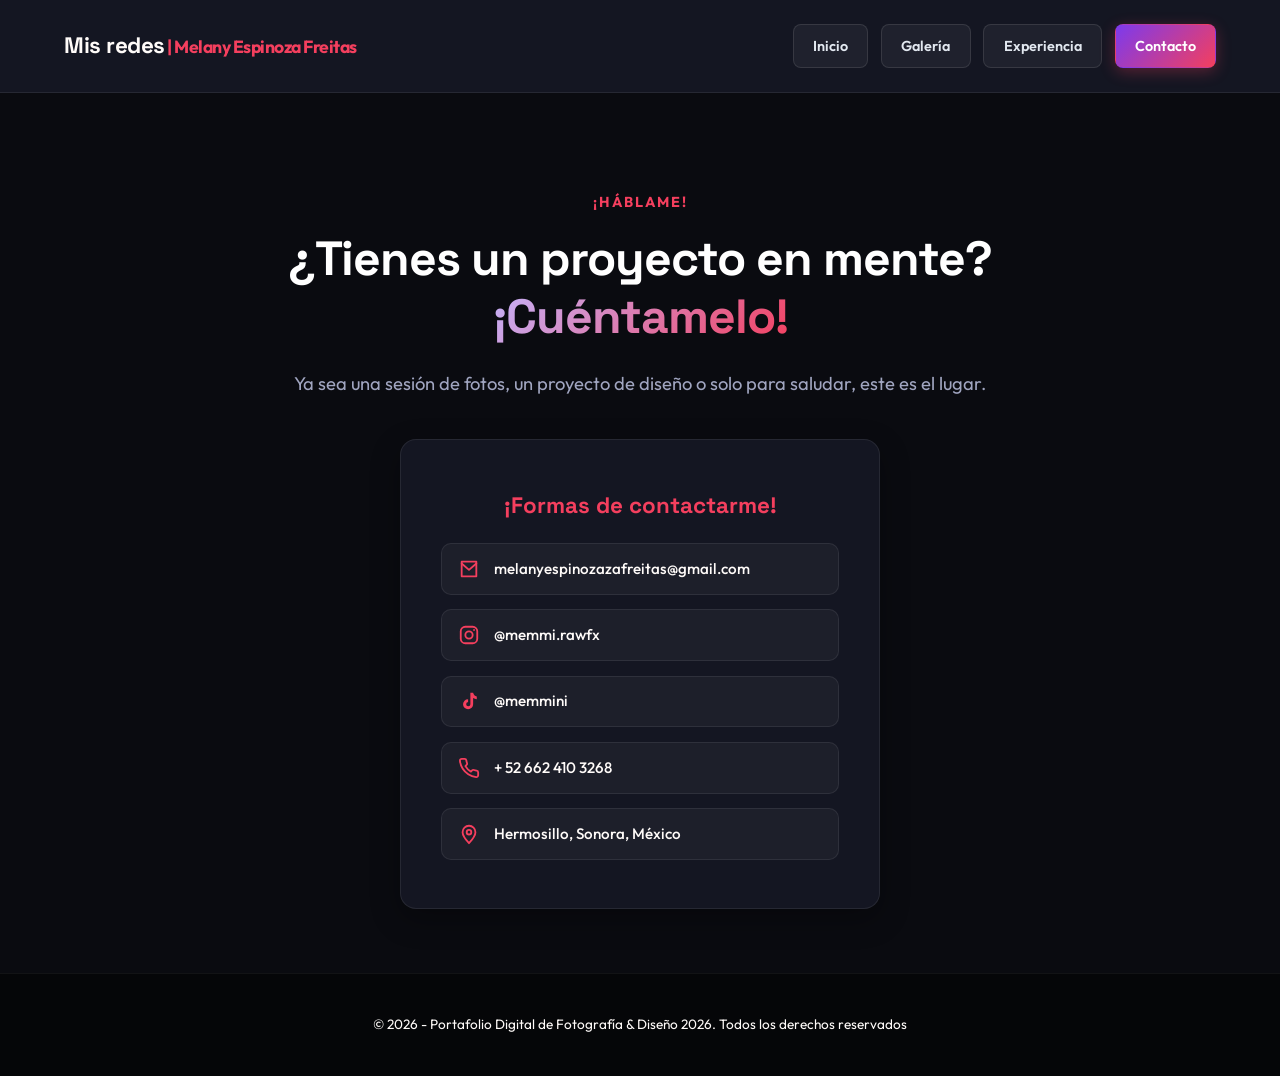
<file: Contacto.html>
<!DOCTYPE html>
<html lang="es">
<head>
    <meta charset="UTF-8">
    <meta name="viewport" content="width=device-width, initial-scale=1.0">
    <title>Portafolio Digital | Contacto</title>
    <link rel="stylesheet" href="Style.css">
</head>

<body>
<header id="barra-navegación">
    <div class="logo">
        <a href="Index.html">Mis redes<span> | Melany Espinoza Freitas</span></a>
    </div>
    <nav class="menu">

        <a href="Index.html" class="btn-menu">Inicio</a>
        <a href="Galeria.html" class="btn-menu">Galería</a>
        <a href="Experiencia.html" class="btn-menu">Experiencia</a>
        <a href="Contacto.html" class="btn-menu activo">Contacto</a>
    </nav>
</header>

<main class="hero-principal">
    <div class="hero-contenido sin-animacion">
        <span class="etiqueta-sub">¡Háblame!</span>
        <h1>¿Tienes un proyecto en mente? <span class="destacado"> ¡Cuéntamelo!</span></h1>
        <p>Ya sea una sesión de fotos, un proyecto de diseño o solo para saludar, este es el lugar.</p>
    </div>
</main>


        <section class="seccion-contacto">
            <div class="tarjeta-contacto">
                <div class="contenido-tarjeta">
                    <h3>¡Formas de contactarme!</h3>
                    <div class="lista-contacto">
                        <a class="enlace-contacto" href="mailto:melanyespinozazafreitas@gmail.com?subject=Consulta%20desde%20tu%20portafolio&body=Hola%20Melany%2C%0D%0A%0D%0AMe%20gustar%C3%ADa%20platicar%20sobre...">
                            <span class="icono-contacto" aria-hidden="true">
                                <svg viewBox="0 0 24 24" fill="none" stroke="currentColor" stroke-width="2" stroke-linecap="round" stroke-linejoin="round"><path d="M4 4h16v16H4z"/><path d="m4 6 8 7 8-7"/></svg>
                            </span>
                            <span>melanyespinozazafreitas@gmail.com</span>
                        </a>
                        <a class="enlace-contacto" href="https://instagram.com/memmi.rawfx" target="_blank" rel="noopener">
                            <span class="icono-contacto" aria-hidden="true">
                                <svg viewBox="0 0 24 24" fill="none" stroke="currentColor" stroke-width="2" stroke-linecap="round" stroke-linejoin="round"><rect x="3" y="3" width="18" height="18" rx="5"/><circle cx="12" cy="12" r="4"/><circle cx="17.5" cy="6.5" r="1" fill="currentColor" stroke="none"/></svg>
                            </span>
                            <span>@memmi.rawfx</span>
                        </a>
                        <a class="enlace-contacto" href="https://www.tiktok.com/@memmini" target="_blank" rel="noopener">
                            <span class="icono-contacto" aria-hidden="true">
                                <svg viewBox="0 0 24 24" fill="currentColor" stroke="none"><path d="M16.5 3c.4 2.1 1.9 3.6 4 4v3c-1.4 0-2.8-.4-4-1.2v6.7A5.5 5.5 0 1 1 11 10v3.2a2.3 2.3 0 1 0 2.5 2.3V3h3Z"/></svg>
                            </span>
                            <span>@memmini</span>
                        </a>
                        <a class="enlace-contacto" href="https://wa.me/526624103268" target="_blank" rel="noopener">
                            <span class="icono-contacto" aria-hidden="true">
                                <svg viewBox="0 0 24 24" fill="none" stroke="currentColor" stroke-width="2" stroke-linecap="round" stroke-linejoin="round"><path d="M22 16.92v3a2 2 0 0 1-2.18 2 19.79 19.79 0 0 1-8.63-3.07 19.5 19.5 0 0 1-6-6 19.79 19.79 0 0 1-3.07-8.67A2 2 0 0 1 4.11 2h3a2 2 0 0 1 2 1.72c.127.96.361 1.903.7 2.81a2 2 0 0 1-.45 2.11L8.09 9.91a16 16 0 0 0 6 6l1.27-1.27a2 2 0 0 1 2.11-.45c.907.339 1.85.573 2.81.7A2 2 0 0 1 22 16.92Z"/></svg>
                            </span>
                            <span>+ 52 662 410 3268</span>
                        </a>
                        <div class="enlace-contacto sin-hover">
                            <span class="icono-contacto" aria-hidden="true">
                                <svg viewBox="0 0 24 24" fill="none" stroke="currentColor" stroke-width="2" stroke-linecap="round" stroke-linejoin="round"><path d="M12 22s7-7.58 7-12A7 7 0 0 0 5 10c0 4.42 7 12 7 12Z"/><circle cx="12" cy="10" r="2.5"/></svg>
                            </span>
                            <span>Hermosillo, Sonora, México</span>
                        </div>
                    </div>
                </div>
            </div>
        </section>

<footer>
    <p>&copy; 2026 - Portafolio Digital de Fotografía & Diseño 2026. Todos los derechos reservados</p>
</footer>

</body>
<script>
    let ultimoScroll = 0;
    const barra = document.getElementById('barra-navegación');

    window.addEventListener('scroll', () => {
        const scrollActual = window.scrollY;

        if (scrollActual > ultimoScroll && scrollActual > 100) {
            barra.classList.add('oculta');
        } else {
            barra.classList.remove('oculta');
        }

        ultimoScroll = scrollActual;
    });
</script>

</body>
</html>
</file>
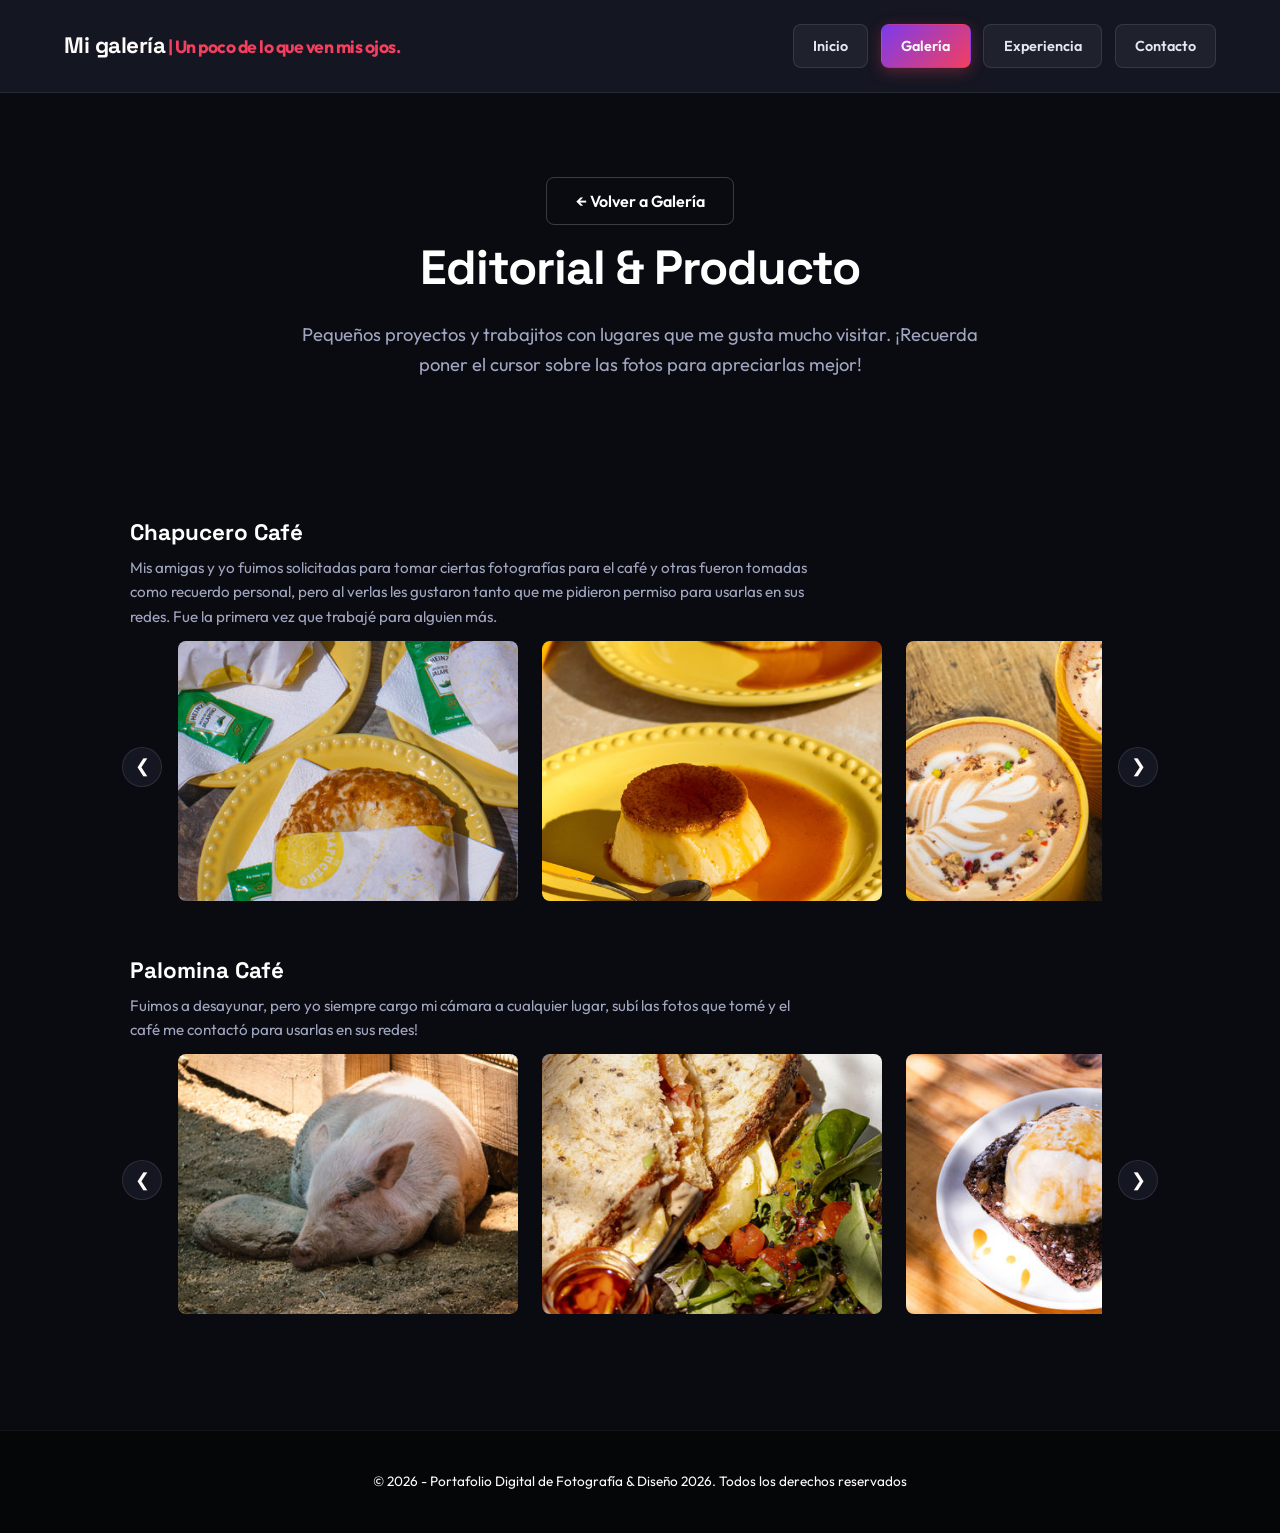
<file: EditorialProducto.html>
<!DOCTYPE html>
<html lang="es">
<head>
    <meta charset="UTF-8">
    <meta name="viewport" content="width=device-width, initial-scale=1.0">
    <title>Portafolio Digital | Editorial & Producto</title>
    <link rel="stylesheet" href="Style.css">
</head>

<body>
<header id="barra-navegación">
    <div class="logo">
        <a href="Index.html">Mi galería<span> | Un poco de lo que ven mis ojos.</span></a>
    </div>
    <nav class="menu">
        <a href="Index.html" class="btn-menu">Inicio</a>
        <a href="Galeria.html" class="btn-menu activo">Galería</a>
        <a href="Experiencia.html" class="btn-menu">Experiencia</a>
        <a href="Contacto.html" class="btn-menu">Contacto</a>
    </nav>
</header>

<main class="hero-principal">
    <div class="hero-contenido">
        <a href="Galeria.html" class="btn-secundario">&#8592; Volver a Galería</a>
        <h1 style="margin-top: 1.5rem;">Editorial & Producto</h1>
        <p>Pequeños proyectos y trabajitos con lugares que me gusta mucho visitar.
            ¡Recuerda poner el cursor sobre las fotos para apreciarlas mejor!</p>
    </div>
</main>

<section class="seccion-galeria">

    <div class="proyecto-fotos">
        <h3>Chapucero Café</h3>
        <p>Mis amigas y yo fuimos solicitadas para tomar ciertas fotografías para el café y otras fueron tomadas como recuerdo personal, pero al verlas les gustaron tanto que me pidieron permiso para usarlas en sus redes. Fue la primera vez que trabajé para alguien más.</p>
        <div class="wrapper-carrusel">
            <button class="flecha flecha-izq" onclick="moverFotos(-1, 'carrusel-chapucero')">&#10094;</button>

            <div class="carrusel-fotos" id="carrusel-chapucero">
                <div class="foto-item">
                    <img src="BAGLES.jpeg" alt="Bagels">
                </div>
                <div class="foto-item">
                    <img src="FLAN.jpeg" alt="Flan">
                </div>
                <div class="foto-item">
                    <img src="TRES CAFÉS.jpeg" alt="Tres cafés">
                </div>
                <div class="foto-item">
                    <img src="GALLETAS MESA AMDERA.jpeg" alt="Galletas mesa madera">
                </div>
                <div class="foto-item">
                    <img src="JUEGO DE MESA NAT.jpeg" alt="Juego de mesa">
                </div>
                <div class="foto-item">
                    <img src="CAFÉS PUERTA AZUL.jpeg" alt="Cafés puerta azul">
                </div>
                <div class="foto-item">
                    <img src="UVOLA.jpeg" alt="Cafés puerta azul">
                </div>
                <div class="foto-item">
                    <img src="Yoi.jpeg" alt="Cafés puerta azul">
                </div>
                  <div class="foto-item">
                    <img src="Galleta maria esq no me acuerdo.jpeg" alt="Cafés puerta azul">
                </div>
                  <div class="foto-item">
                    <img src="pastelito.jpeg" alt="Cafés puerta azul">
                </div>
                  <div class="foto-item">
                    <img src="Mano super aesthetic.jpeg" alt="Cafés puerta azul">
                </div>
                  <div class="foto-item">
                    <img src="IMG_0986.JPG.jpeg" alt="Cafés puerta azul">
                </div>
                  <div class="foto-item">
                    <img src="Encabrewnada creo.jpeg" alt="Cafés puerta azul">
                </div>
                  <div class="foto-item">
                    <img src="Kyra x2.jpeg" alt="Cafés puerta azul">
                </div>
                  <div class="foto-item">
                    <img src="Kyra.jpeg" alt="Cafés puerta azul">
                </div>
                
            </div>

            <button class="flecha flecha-der" onclick="moverFotos(1, 'carrusel-chapucero')">&#10095;</button>
        </div>
    </div>

    <div class="proyecto-fotos">
        <h3>Palomina Café</h3>
        <p>Fuimos a desayunar, pero yo siempre cargo mi cámara a cualquier lugar, subí las fotos que tomé y el café me contactó para usarlas en sus redes!</p>
        <div class="wrapper-carrusel">
            <button class="flecha flecha-izq" onclick="moverFotos(-1, 'carrusel-palomina')">&#10094;</button>

            <div class="carrusel-fotos" id="carrusel-palomina">
                <div class="foto-item">
                    <img src="Mascota Palomina.jpeg" alt="Palomina 1">
                </div>
                <div class="foto-item">
                    <img src="Sandwich Palomina.jpeg" alt="Palomina 2">
                </div>
                 <div class="foto-item">
                    <img src="Brownie Palomina.jpeg" alt="Palomina 3">
                </div>
                 <div class="foto-item">
                    <img src="Nat en Palomina.jpeg" alt="Palomina 4">
                </div>
                <div class="foto-item">
                    <img src="Comida Palomina.jpeg" alt="Palomina 5">
                </div>
            </div>

            <button class="flecha flecha-der" onclick="moverFotos(1, 'carrusel-palomina')">&#10095;</button>
        </div>
    </div>

</section>

<footer>
    <p>&copy; 2026 - Portafolio Digital de Fotografía & Diseño 2026. Todos los derechos reservados</p>
</footer>

<script>
    let ultimoScroll = 0;
    const barra = document.getElementById('barra-navegación');

    window.addEventListener('scroll', () => {
        const scrollActual = window.scrollY;
        if (scrollActual > ultimoScroll && scrollActual > 100) {
            barra.classList.add('oculta');
        } else {
            barra.classList.remove('oculta');
        }
        ultimoScroll = scrollActual;
    });

    function moverFotos(direccion, idCarrusel) {
        const carrusel = document.getElementById(idCarrusel);
        const anchoFoto = 340 + 24;
        carrusel.scrollBy({ left: direccion * anchoFoto, behavior: 'smooth' });
    }
</script>
</body>
</html>
</file>
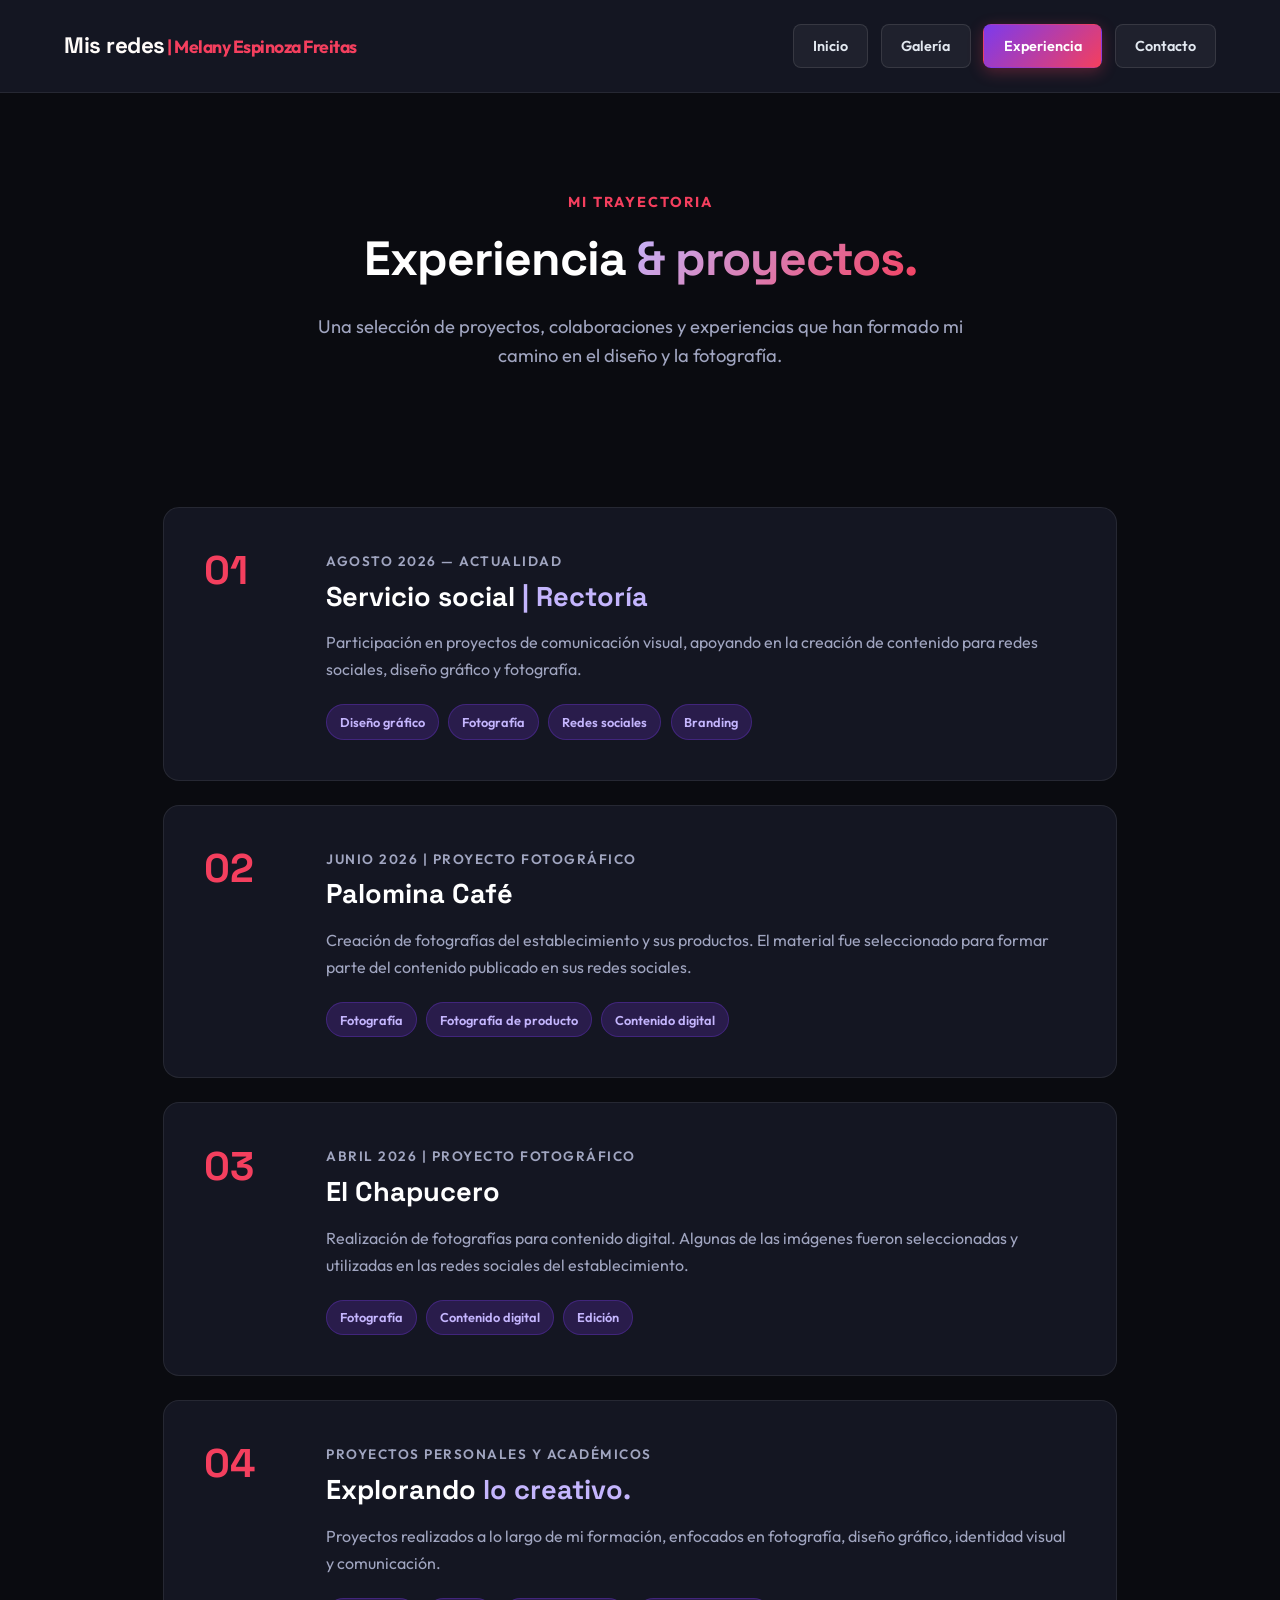
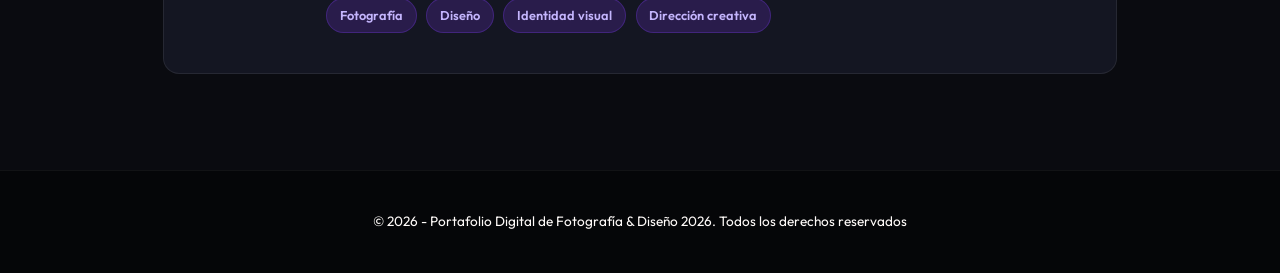
<file: Experiencia.html>
<!DOCTYPE html>
<html lang="es">
<head>
    <meta charset="UTF-8">
    <meta name="viewport" content="width=device-width, initial-scale=1.0">
    <title>Portafolio Digital | Experiencia</title>
    <link rel="stylesheet" href="Style.css">
</head>

<body>

<header id="barra-navegación">
    <div class="logo">
        <a href="Index.html">Mis redes<span> | Melany Espinoza Freitas</span></a>
    </div>

    <nav class="menu">
        <a href="Index.html" class="btn-menu">Inicio</a>
        <a href="Galeria.html" class="btn-menu">Galería</a>
        <a href="Experiencia.html" class="btn-menu activo">Experiencia</a>
        <a href="Contacto.html" class="btn-menu">Contacto</a>
    </nav>
</header>


<main class="hero-principal">
    <div class="hero-contenido sin-animacion">
        <span class="etiqueta-sub">Mi trayectoria</span>

        <h1>
            Experiencia
            <span class="destacado">& proyectos.</span>
        </h1>

        <p>
            Una selección de proyectos, colaboraciones y experiencias
            que han formado mi camino en el diseño y la fotografía.
        </p>
    </div>
</main>

<section class="seccion-experiencia">

    <div class="contenedor-experiencia">


        <!-- EXPERIENCIA 01 (MÁS RECIENTE) -->

        <article class="tarjeta-experiencia">

            <div class="numero-experiencia">
                01
            </div>

            <div class="contenido-experiencia">

                <span class="etiqueta-sub">
                    Agosto 2026 — Actualidad
                </span>

                <h2>
                    Servicio social
                    <span class="destacado"> | Rectoría</span>
                </h2>

                <p>
                    Participación en proyectos de comunicación visual,
                    apoyando en la creación de contenido para redes sociales,
                    diseño gráfico y fotografía.
                </p>

                <div class="etiquetas-experiencia">
                    <span>Diseño gráfico</span>
                    <span>Fotografía</span>
                    <span>Redes sociales</span>
                    <span>Branding</span>
                </div>

            </div>

        </article>


        <!-- EXPERIENCIA 02 -->

        <article class="tarjeta-experiencia">

            <div class="numero-experiencia">
                02
            </div>

            <div class="contenido-experiencia">

                <span class="etiqueta-sub">
                    JUNIO 2026 | PROYECTO FOTOGRÁFICO
                </span>

                <h2>
                    Palomina Café
                </h2>

                <p>
                    Creación de fotografías del establecimiento y sus
                    productos. El material fue seleccionado para formar
                    parte del contenido publicado en sus redes sociales.
                </p>

                <div class="etiquetas-experiencia">
                    <span>Fotografía</span>
                    <span>Fotografía de producto</span>
                    <span>Contenido digital</span>
                </div>

            </div>

        </article>


        <!-- EXPERIENCIA 03 -->

        <article class="tarjeta-experiencia">

            <div class="numero-experiencia">
                03
            </div>

            <div class="contenido-experiencia">

                <span class="etiqueta-sub">
                    Abril 2026 | PROYECTO FOTOGRÁFICO
                </span>

                <h2>
                    El Chapucero
                </h2>

                <p>
                    Realización de fotografías para contenido digital.
                    Algunas de las imágenes fueron seleccionadas y
                    utilizadas en las redes sociales del establecimiento.
                </p>

                <div class="etiquetas-experiencia">
                    <span>Fotografía</span>
                    <span>Contenido digital</span>
                    <span>Edición</span>
                </div>

            </div>

        </article>


        <!-- EXPERIENCIA 04 -->

        <article class="tarjeta-experiencia">

            <div class="numero-experiencia">
                04
            </div>

            <div class="contenido-experiencia">

                <span class="etiqueta-sub">
                    Proyectos personales y académicos
                </span>

                <h2>
                    Explorando
                    <span class="destacado">lo creativo.</span>
                </h2>

                <p>
                    Proyectos realizados a lo largo de mi formación,
                    enfocados en fotografía, diseño gráfico, identidad
                    visual y comunicación.
                </p>

                <div class="etiquetas-experiencia">
                    <span>Fotografía</span>
                    <span>Diseño</span>
                    <span>Identidad visual</span>
                    <span>Dirección creativa</span>
                </div>

            </div>

        </article>


    </div>

</section>


<footer>
    <p>
        &copy; 2026 - Portafolio Digital de Fotografía & Diseño 2026.
        Todos los derechos reservados
    </p>
</footer>


<script>

    let ultimoScroll = 0;
    const barra = document.getElementById('barra-navegación');

    window.addEventListener('scroll', () => {

        const scrollActual = window.scrollY;

        if (scrollActual > ultimoScroll && scrollActual > 100) {
            barra.classList.add('oculta');
        } else {
            barra.classList.remove('oculta');
        }

        ultimoScroll = scrollActual;

    });

</script>

</body>
</html>
</file>
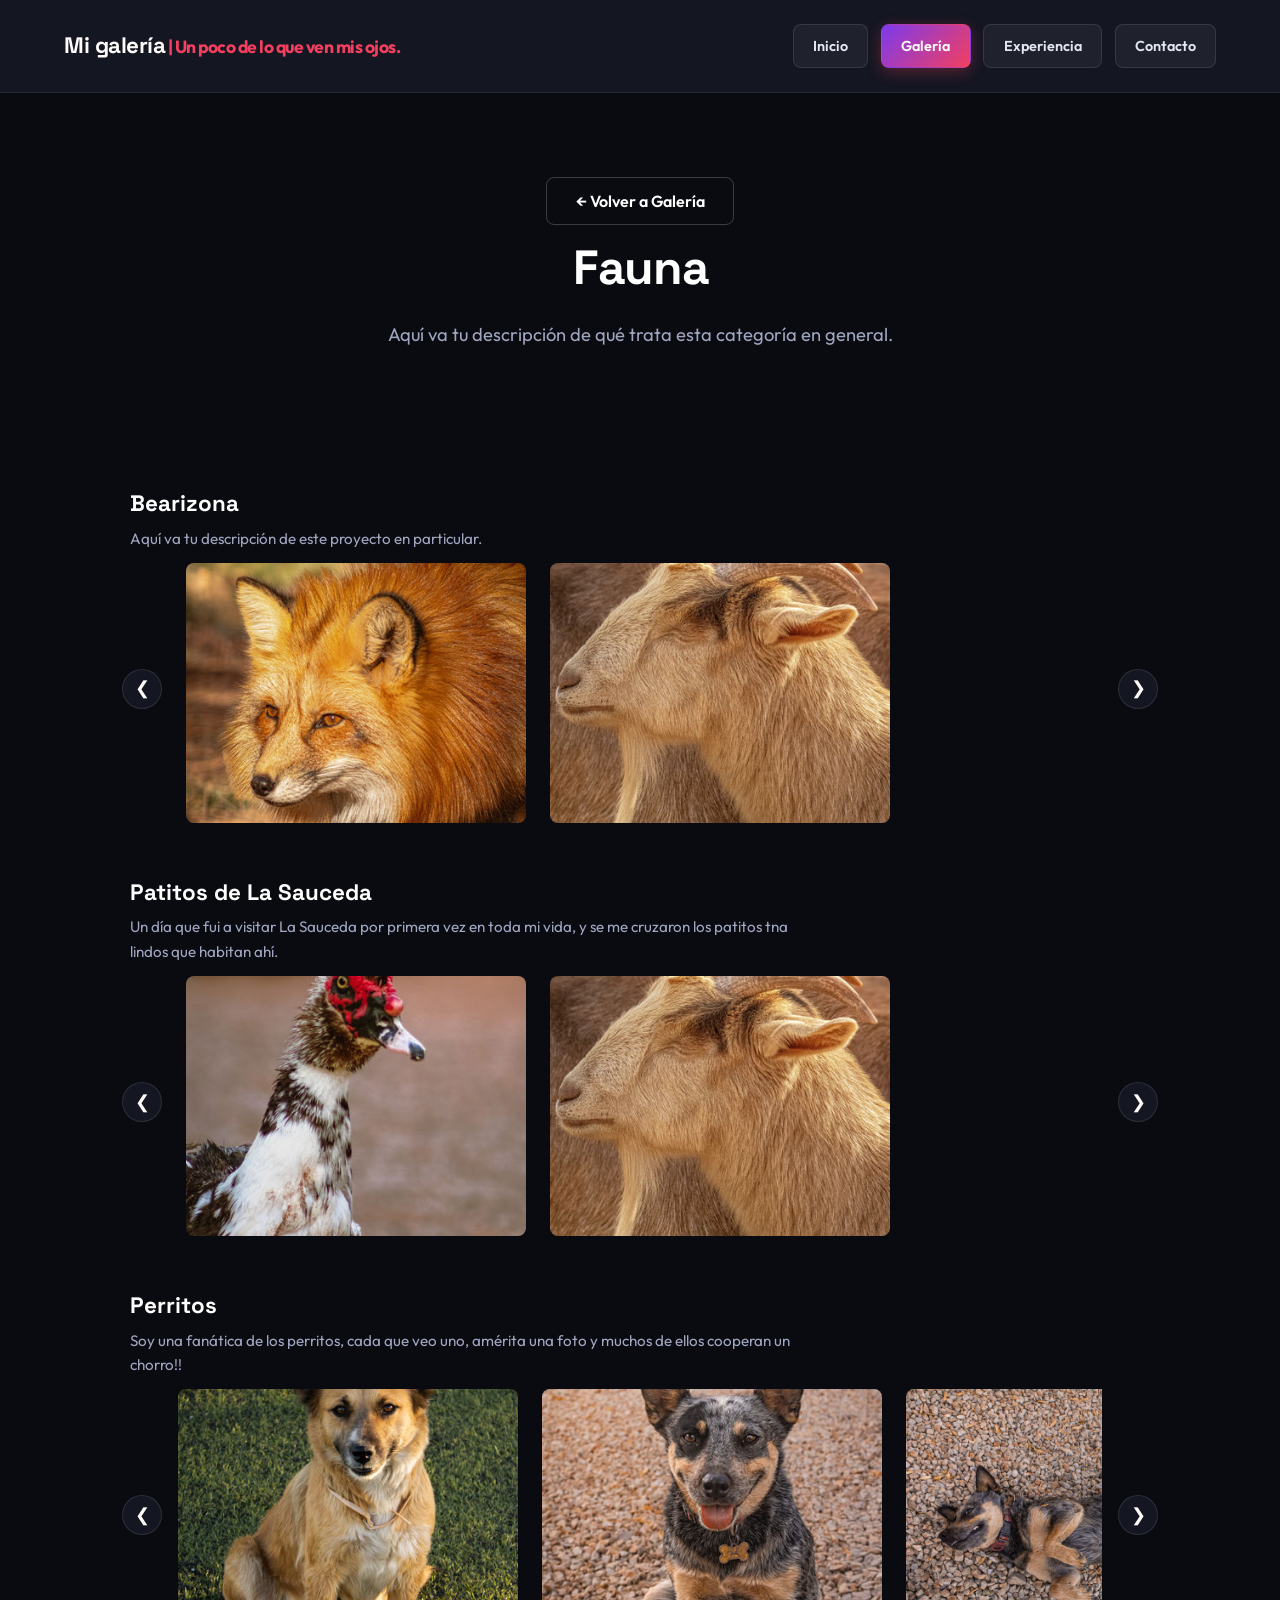
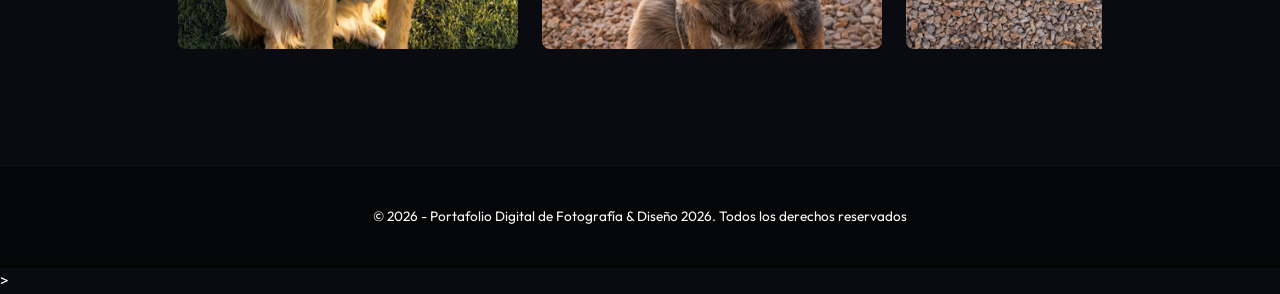
<file: Fauna.html>
<!DOCTYPE html>
<html lang="es">
<head>
    <meta charset="UTF-8">
    <meta name="viewport" content="width=device-width, initial-scale=1.0">
    <title>Portafolio Digital | Fauna</title>
    <link rel="stylesheet" href="Style.css">
</head>

<body>
<header id="barra-navegación">
    <div class="logo">
        <a href="Index.html">Mi galería<span> | Un poco de lo que ven mis ojos.</span></a>
    </div>
    <nav class="menu">
        <a href="Index.html" class="btn-menu">Inicio</a>
        <a href="Galeria.html" class="btn-menu activo">Galería</a>
        <a href="Experiencia.html" class="btn-menu">Experiencia</a>
        <a href="Contacto.html" class="btn-menu">Contacto</a>
    </nav>
</header>

<main class="hero-principal">
    <div class="hero-contenido">
        <a href="Galeria.html" class="btn-secundario">&#8592; Volver a Galería</a>
        <h1 style="margin-top: 1.5rem;">Fauna</h1>
        <p>Aquí va tu descripción de qué trata esta categoría en general.</p>
    </div>
</main>

<section class="seccion-galeria">

    <div class="proyecto-fotos">
        <h3>Bearizona</h3>
        <p>Aquí va tu descripción de este proyecto en particular.</p>
        <div class="wrapper-carrusel">
            <button class="flecha flecha-izq" onclick="moverFotos(-1, 'carrusel-bearizona')">&#10094;</button>

            <div class="carrusel-fotos" id="carrusel-bearizona">
                <div class="foto-item">
                    <img src="zorro no te lo lleves.jpeg" alt="Bearizona 1">
                </div>
                <div class="foto-item">
                    <img src="Chiva como la hormiga.jpeg" alt="Bearizona 2">
                </div>
            </div>

            <button class="flecha flecha-der" onclick="moverFotos(1, 'carrusel-bearizona')">&#10095;</button>
        </div>
    </div>

    <div class="proyecto-fotos">
        <h3>Patitos de La Sauceda</h3>
        <p>Un día que fui a visitar La Sauceda por primera vez en toda mi vida, y se me cruzaron los patitos tna lindos que habitan ahí.</p>
        <div class="wrapper-carrusel">
            <button class="flecha flecha-izq" onclick="moverFotos(-1, 'carrusel-sauceda')">&#10094;</button>

            <div class="carrusel-fotos" id="carrusel-sauceda">
                <div class="foto-item">
                    <img src="pato sauceda uno.jpeg" alt="la sauceda 1">
                </div>
                <div class="foto-item">
                    <img src="Chiva como la hormiga.jpeg" alt="la sauceda 2">
                </div>
            </div>

            <button class="flecha flecha-der" onclick="moverFotos(1, 'carrusel-sauceda')">&#10095;</button>
        </div>
    </div>

    <div class="proyecto-fotos">
        <h3>Perritos</h3>
        <p>Soy una fanática de los perritos, cada que veo uno, amérita una foto y muchos de ellos cooperan un chorro!!</p>
        <div class="wrapper-carrusel">
            <button class="flecha flecha-izq" onclick="moverFotos(-1, 'carrusel-perritos')">&#10094;</button>

            <div class="carrusel-fotos" id="carrusel-perritos">
                <div class="foto-item">
                    <img src="perro cancha.jpeg" alt="Perritos-1">
                </div>
                <div class="foto-item">
                    <img src="perro palomina.jpeg" alt="Perritos-2">
                </div>
                 <div class="foto-item">
                    <img src="perro palomita.jpeg" alt="Perritos-3">
                </div>
            </div>

            <button class="flecha flecha-der" onclick="moverFotos(1, 'carrusel-perritos')">&#10095;</button>
        </div>
    </div>

</section>

<footer>
    <p>&copy; 2026 - Portafolio Digital de Fotografía & Diseño 2026. Todos los derechos reservados</p>
</footer>

<script>
    let ultimoScroll = 0;
    const barra = document.getElementById('barra-navegación');

    window.addEventListener('scroll', () => {
        const scrollActual = window.scrollY;
        if (scrollActual > ultimoScroll && scrollActual > 100) {
            barra.classList.add('oculta');
        } else {
            barra.classList.remove('oculta');
        }
        ultimoScroll = scrollActual;
    });

    function moverFotos(direccion, idCarrusel) {
        const carrusel = document.getElementById(idCarrusel);
        const anchoFoto = 340 + 24;
        carrusel.scrollBy({ left: direccion * anchoFoto, behavior: 'smooth' });
    }
</script>
</body>
</html>>
</file>
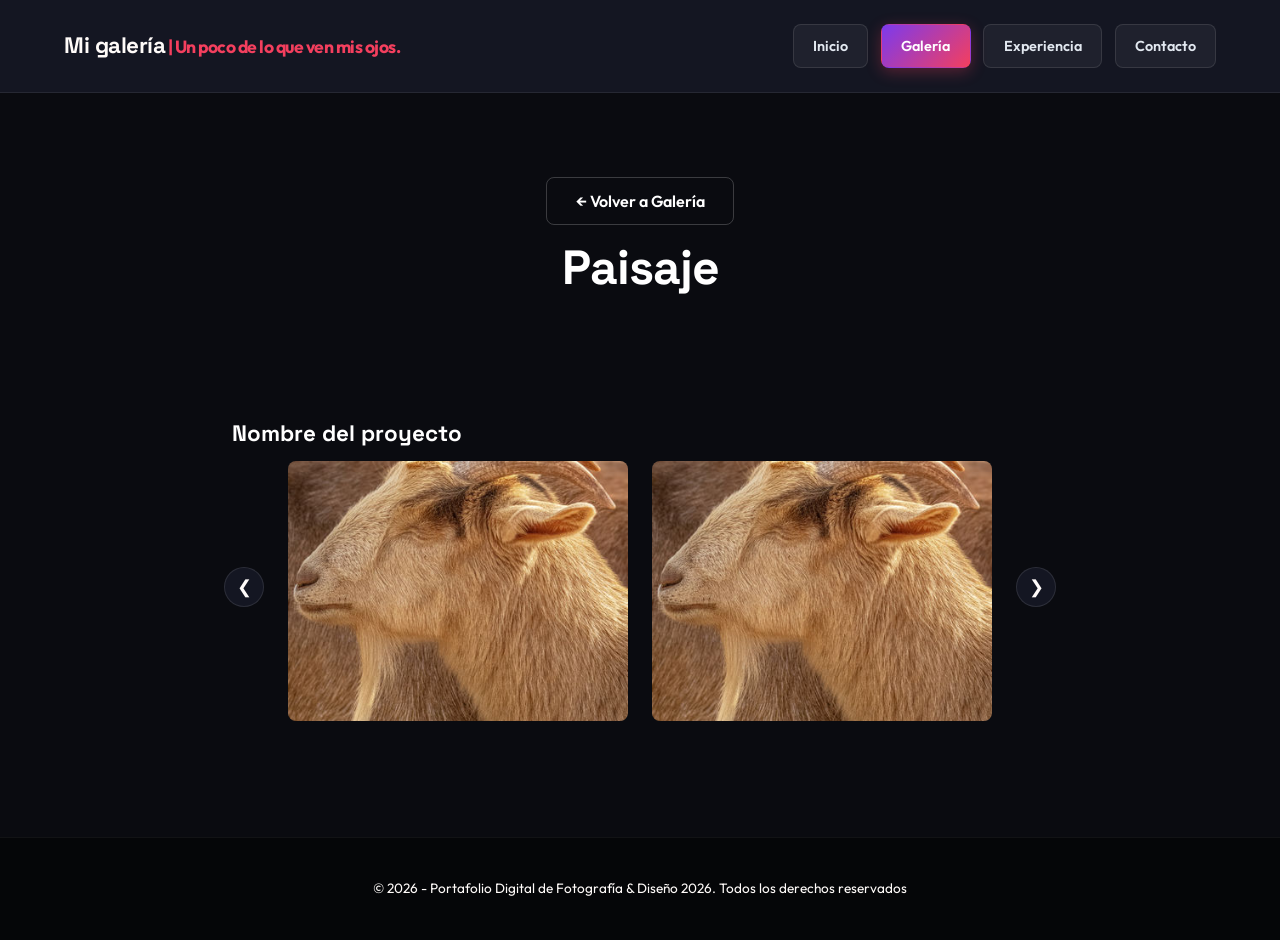
<file: Paisaje.html>
<!DOCTYPE html>
<html lang="es">
<head>
    <meta charset="UTF-8">
    <meta name="viewport" content="width=device-width, initial-scale=1.0">
    <title>Portafolio Digital | Paisaje</title>
    <link rel="stylesheet" href="Style.css">
</head>

<body>
<header id="barra-navegación">
    <div class="logo">
        <a href="Index.html">Mi galería<span> | Un poco de lo que ven mis ojos.</span></a>
    </div>
    <nav class="menu">
        <a href="Index.html" class="btn-menu">Inicio</a>
        <a href="Galeria.html" class="btn-menu activo">Galería</a>
        <a href="Experiencia.html" class="btn-menu">Experiencia</a>
        <a href="Contacto.html" class="btn-menu">Contacto</a>
    </nav>
</header>

<main class="hero-principal">
    <div class="hero-contenido">
        <a href="Galeria.html" class="btn-secundario">&#8592; Volver a Galería</a>
        <h1 style="margin-top: 1.5rem;">Paisaje</h1>
    </div>
</main>

<section class="seccion-galeria">

    <div class="proyecto-fotos">
        <h3>Nombre del proyecto</h3>
        <div class="wrapper-carrusel">
            <button class="flecha flecha-izq" onclick="moverFotos(-1, 'carrusel-paisaje-1')">&#10094;</button>

            <div class="carrusel-fotos" id="carrusel-paisaje-1">
                <div class="foto-item">
                    <img src="Chiva como la hormiga.jpeg" alt="Paisaje 1">
                </div>
                <div class="foto-item">
                    <img src="Chiva como la hormiga.jpeg" alt="Paisaje 2">
                </div>
            </div>

            <button class="flecha flecha-der" onclick="moverFotos(1, 'carrusel-paisaje-1')">&#10095;</button>
        </div>
    </div>

</section>

<footer>
    <p>&copy; 2026 - Portafolio Digital de Fotografía & Diseño 2026. Todos los derechos reservados</p>
</footer>

<script>
    let ultimoScroll = 0;
    const barra = document.getElementById('barra-navegación');

    window.addEventListener('scroll', () => {
        const scrollActual = window.scrollY;
        if (scrollActual > ultimoScroll && scrollActual > 100) {
            barra.classList.add('oculta');
        } else {
            barra.classList.remove('oculta');
        }
        ultimoScroll = scrollActual;
    });

    function moverFotos(direccion, idCarrusel) {
        const carrusel = document.getElementById(idCarrusel);
        const anchoFoto = 340 + 24;
        carrusel.scrollBy({ left: direccion * anchoFoto, behavior: 'smooth' });
    }
</script>
</body>
</html>
</file>
<file: Style.css>
/* ==========================================================================
   TU CSS ORIGINAL - VERSIÓN MODERNIZADA EN COLORES Y TIPOGRAFÍAS
   ========================================================================== */

@import url('https://fonts.googleapis.com/css2?family=Outfit:wght@400;500;600;700;800&family=Space+Grotesk:wght@600;700;800&display=swap');

*{
    margin: 0;
    padding: 0;
    box-sizing: border-box;

    /* Nuevas variables de color sobre la estructura de tus variables */
    --sheinbaun: #a0a5c0;        /* Texto secundario lavanda */
    --tuailai: #c4b5fd;          /* Acento morado claro */
    --baground: #0a0b10;         /* Fondo oscuro moderno */
    --vemos: #7c3aed;            /* Púrpura eléctrico */
    --yanogrin: #ffffff;         /* Texto principal blanco */
    --cooking: #141622;          /* Color oscuro de contenedores y barra */
    --masclarito: #f43f5e;       /* Magenta neón / Carmín vívido */
}

.pagina-index {
    background: radial-gradient(circle at 90% 0%, rgba(124, 58, 237, 0.25), transparent 50%),
                radial-gradient(circle at 10% 80%, rgba(244, 63, 94, 0.18), transparent 45%),
                var(--baground);
}

body {
    background-color: var(--baground);
    color: var(--yanogrin);
    font-family: 'Outfit', sans-serif;
    line-height: 1.6;
    padding: 0;
    display: flex;
    flex-direction: column;
    min-height: 100vh;
}

#barra-navegación {
    display: flex;
    justify-content: space-between;
    align-items: center;
    padding: 1.5rem 5%;
    background-color: var(--cooking);
    border-bottom: 1px solid rgba(255, 255, 255, 0.08);
    position: sticky;
    top: 0;
    z-index: 100;
    transition: transform 0.3s ease;
}

#barra-navegación.oculta {
    transform: translateY(-100%);
}

.logo a {
    font-family: 'Space Grotesk', sans-serif;
    font-size: 1.4rem; /* Un poco más grande como pediste */
    font-weight: 700;
    color: #FFFBF9;
    text-decoration: none;
    letter-spacing: -0.5px;
}

.logo span {
    font-family: 'Outfit', sans-serif;
    font-size: 1.1rem; /* Subtítulo más grande */
    color: var(--masclarito);
}

.menu {
    display: flex;
    gap: 0.8rem; 
    align-items: center;
}

.btn-menu {
    background-color: rgba(255, 255, 255, 0.05);
    color: #e2e8f0;
    text-decoration: none;
    font-size: 0.9rem;
    font-weight: 600;
    padding: 0.6rem 1.2rem;
    border-radius: 8px;
    border: 1px solid rgba(255, 255, 255, 0.1);
    transition: all 0.3s ease;
}

.btn-menu:hover, .btn-menu.activo {
    background: linear-gradient(135deg, var(--vemos), var(--masclarito));
    border-color: transparent;
    color: white;
    box-shadow: 0 4px 15px rgba(244, 63, 94, 0.3);
}

.btn-contacto-principal {
    background-color: #FFFBF9;
    color: #651C1C !important;
    border-color: #FFFBF9 !important;
    font-weight: 600;
}

.btn-contacto-principal:hover {
    background-color: var(--masclarito) !important;
    border-color: var(--masclarito) !important;
    color: var(--cooking) !important;
}

.hero-principal {
    flex: 1;
    display: flex;
    align-items: center;
    justify-content: center;
    text-align: center;
    padding: 6rem 2rem;
    max-width: 900px;
    margin: 0 auto;
}

.hero-contenido .etiqueta-sub {
    display: inline-block;
    color: var(--masclarito);
    font-size: 0.9rem;
    text-transform: uppercase;
    letter-spacing: 2px;
    margin-bottom: 1rem;
    font-weight: 700;
}

.hero-contenido h1 {
    font-family: 'Space Grotesk', sans-serif;
    font-size: 3rem;
    font-weight: 800;
    margin-bottom: 1.5rem;
    line-height: 1.2;
    letter-spacing: -1px;
    animation: entradaDinamica 0.8s ease forwards;
}

.sin-animacion h1 {
    animation: none;
}

.hero-contenido .destacado {
    background: linear-gradient(135deg, #c4b5fd, var(--masclarito));
    -webkit-background-clip: text;
    -webkit-text-fill-color: transparent;
}

.hero-contenido p {
    color: var(--sheinbaun);
    font-size: 1.15rem;
    margin-bottom: 2.5rem;
    max-width: 700px;
    margin-left: auto;
    margin-right: auto;
}

.botones-accion { 
    display: flex;
    gap: 1rem;
    justify-content: center;
}

.btn-primario, .btn-secundario {
    padding: 0.8rem 1.8rem;
    border-radius: 8px;
    font-size: 1rem;
    font-weight: 600;
    text-decoration: none;
    transition: all 0.3s ease;
}

.btn-primario {
    background: linear-gradient(135deg, var(--vemos), var(--masclarito));
    color: #FFFBF9;
    box-shadow: 0 4px 15px rgba(124, 58, 237, 0.4);
}

.btn-primario:hover {
    transform: translateY(-2px);
    box-shadow: 0 8px 25px rgba(244, 63, 94, 0.5);
}

.btn-secundario {
    background-color: transparent;
    color: var(--yanogrin);
    border: 1px solid rgba(255, 255, 255, 0.2);
}

.btn-secundario:hover {
    border-color: #ffffff;
    background-color: rgba(255, 255, 255, 0.05);
    color: #ffffff;
}

.seccion-destacados { 
    max-width: 1250px;
    margin: 0 auto 6rem auto;
    padding: 0 2rem;
}

.seccion-destacados h2 {
    font-family: 'Space Grotesk', sans-serif;
    font-size: 2rem;
    margin-bottom: 2rem;
    text-align: center;
    font-weight: 700;
}

/* Rejilla de 4 en fila para el inicio */
.grid-especialidades { 
    display: grid;
    grid-template-columns: repeat(4, 1fr);
    gap: 1.5rem;
    width: 100%;
    margin: 0 auto;
}

/* TU TARJETA Y CONTENEDOR ORIGINAL DE IMAGEN */
.tarjeta-especialidad {
    background-color: var(--cooking);
    border: 1px solid rgba(255, 255, 255, 0.08);
    padding: 2.5rem 2rem;
    border-radius: 12px;
    transition: transform 0.3s ease, border-color 0.3s ease;
}

.contenedor-imagen {
    overflow: hidden;
    border-radius: 8px;
    margin-bottom: 1.5rem;
}

/* TU HOVER ORIGINAL EXACTO CON TUS MEDIDAS */
.contenedor-imagen img {
    display: block;
    width: 100%;
    height: 180px;
    object-fit: cover;
    object-position: center 30%;
    border-radius: 8px;
    transition: height 0.4s ease, object-fit 0.4s ease, background-color 0.4s ease;
}

.tarjeta-especialidad:hover .contenedor-imagen img {
    height: 380px;
    object-fit: contain;
    background-color: var(--cooking);
}

.tarjeta-especialidad:hover {
    transform: translateY(-5px);
    border-color: var(--masclarito);
}

.tarjeta-especialidad h3 {
    font-family: 'Space Grotesk', sans-serif;
    font-size: 1.25rem;
    margin-bottom: 0.75rem;
    color: #FFFBF9;
}

.tarjeta-especialidad p {
    color: var(--sheinbaun);
    font-size: 0.95rem;
}

footer {
    text-align: center;
    padding: 2.5rem;
    background-color: #050608;
    border-top: 1px solid rgba(255, 255, 255, 0.05);
    color: #FFFBF9;
    font-size: 0.85rem;
}

@keyframes entradaDinamica {
    0% {
        opacity: 0;
        transform: translateX(-110vw) scale(0.9);
    }
    70% {
        opacity: 1;
        transform: translateX(20px) scale(1.03);
    }
    100% {
        opacity: 1;
        transform: translateX(0) scale(1);
    }
}

.tarjeta-contacto {
    background-color: var(--cooking);
    border: 1px solid rgba(255, 255, 255, 0.08);
    padding: 3rem 2.5rem;
    color: white;
    max-width: 480px;
    margin: -6rem auto 4rem auto;
    border-radius: 16px;
    text-align: center;
    box-shadow: 0 10px 30px rgba(0, 0, 0, 0.3);
    animation: none;
}

.tarjeta-contacto h3 {
    font-family: 'Space Grotesk', sans-serif;
    font-size: 1.4rem;
    margin-bottom: 1.2rem;
    color: var(--masclarito);
}

.tarjeta-contacto p {
    color: #FFFBF9;
    font-size: 1rem;
    margin-bottom: 0.6rem;
}

.lista-contacto {
    display: flex;
    flex-direction: column;
    gap: 0.9rem;
    margin-top: 0.5rem;
}

.enlace-contacto {
    display: flex;
    align-items: center;
    gap: 0.9rem;
    padding: 0.8rem 1rem;
    background-color: rgba(255, 255, 255, 0.04);
    border: 1px solid rgba(255, 255, 255, 0.08);
    border-radius: 10px;
    color: #FFFBF9;
    text-decoration: none;
    font-weight: 500;
    font-size: 0.95rem;
    text-align: left;
    transition: transform 0.25s ease, border-color 0.25s ease, background-color 0.25s ease, color 0.25s ease;
}

a.enlace-contacto:hover {
    transform: translateX(4px);
    border-color: var(--masclarito);
    background: linear-gradient(135deg, rgba(124, 58, 237, 0.15), rgba(244, 63, 94, 0.15));
    color: var(--tuailai);
}

.enlace-contacto.sin-hover {
    cursor: default;
}

.icono-contacto {
    display: flex;
    align-items: center;
    justify-content: center;
    flex-shrink: 0;
    width: 22px;
    height: 22px;
    color: var(--masclarito);
}

.icono-contacto svg {
    width: 100%;
    height: 100%;
}

html {
    scroll-behavior: smooth;
}

.seccion-galeria,
.seccion-carrusel {
    scroll-margin-top: 100px;
}

.seccion-galeria {
    max-width: 1100px;
    margin: 0 auto 4rem auto;
    padding: 0 2rem;
}

.carrusel-categorias {
    display: flex;
    gap: 1.5rem;
    overflow-x: auto;
    scroll-snap-type: x mandatory;
    padding: 1rem 0.5rem;
}

.wrapper-carrusel {
    display: flex;
    align-items: flex-start;
    gap: 1rem;
}

.flecha {
    background-color: var(--cooking);
    color: #FFFBF9;
    border: 1px solid rgba(255, 255, 255, 0.1);
    width: 40px;
    height: 40px;
    border-radius: 50%;
    font-size: 1.1rem;
    cursor: pointer;
    flex-shrink: 0;
    margin-top: 110px;
    transition: background-color 0.3s ease;
}

.flecha:hover {
    background-color: var(--vemos);
}

.carrusel-fotos {
    display: flex;
    align-items: flex-start;
    gap: 1.5rem;
    overflow-x: auto;
    scroll-snap-type: x mandatory;
    padding: 0.25rem 0.5rem;
    flex: 1;
    scrollbar-width: thin;
    scrollbar-color: var(--vemos) var(--cooking);
}

.carrusel-fotos::-webkit-scrollbar {
    height: 8px;
}

.carrusel-fotos::-webkit-scrollbar-track {
    background: var(--cooking);
    border-radius: 10px;
}

.carrusel-fotos::-webkit-scrollbar-thumb {
    background: linear-gradient(90deg, var(--vemos), var(--masclarito));
    border-radius: 10px;
}

/* TU ESTRUCTURA Y HOVER ORIGINAL DE CARRUSEL (340x260 -> 500x500) */
.foto-item {
    flex: 0 0 auto;
    scroll-snap-align: start;
    width: 340px;
    height: 260px;
    transition: width 0.4s ease, height 0.4s ease;
}

.foto-item img {
    display: block;
    width: 100%;
    height: 100%;
    object-fit: cover;
    border-radius: 8px;
    transition: object-fit 0.4s ease, background-color 0.4s ease;
}

.foto-item:hover {
    width: 500px;
    height: 500px;
}

.foto-item:hover img {
    object-fit: contain;
    background-color: var(--cooking); /* Cambiado a var(--cooking) para integrarse con el fondo */
}

.proyecto-fotos {
    margin-bottom: 3rem;
}

.proyecto-fotos h3 {
    font-family: 'Space Grotesk', sans-serif;
    font-size: 1.4rem;
    font-weight: 700;
    margin-bottom: 0.3rem;
    padding: 0 0.5rem;
    color: var(--yanogrin);
}

.proyecto-fotos p {
    color: var(--sheinbaun);
    font-size: 0.95rem;
    margin-bottom: 0.5rem;
    padding: 0 0.5rem;
    max-width: 700px;
}

.seccion-carrusel {
    max-width: 1100px;
    margin: 0 auto 4rem auto;
    padding: 0 2rem;
}

.seccion-carrusel h2 {
    font-family: 'Space Grotesk', sans-serif;
    font-size: 1.8rem;
    font-weight: 700;
    text-align: center;
    margin-bottom: 2rem;
}

/* TU CATEGORÍA ORIGINAL DE GALERÍA CON EFECTO FILTRO APAGADO/PRENDIDO */
.tarjeta-categoria {
    flex: 0 0 auto;
    scroll-snap-align: start;
    width: 280px;
    text-decoration: none;
    color: inherit;
    overflow: hidden;
    border-radius: 12px;
}

.tarjeta-categoria img {
    width: 100%;
    height: 320px;
    object-fit: cover;
    border-radius: 12px;
    filter: grayscale(60%) brightness(0.75);
    transition: height 0.4s ease, object-fit 0.4s ease, filter 0.4s ease;
}

.tarjeta-categoria:hover img {
    height: 420px;
    object-fit: contain;
    background-color: var(--cooking);
    filter: none;
}

.tarjeta-categoria h3 {
    font-family: 'Space Grotesk', sans-serif;
    margin-top: 0.75rem;
    text-align: center;
    font-size: 1.15rem;
    color: var(--yanogrin);
}

/* SELECTOR GALERÍA: FOTOGRAFÍA / LOGOFOLIO */
.selector-galeria {
    display: flex;
    justify-content: center;
    gap: 1rem;
    margin: -2rem auto 3rem auto;
    padding: 0 2rem;
}

.btn-tab {
    background-color: var(--cooking);
    color: #e2e8f0;
    border: 1px solid rgba(255, 255, 255, 0.1);
    padding: 0.7rem 1.8rem;
    border-radius: 999px;
    font-size: 0.95rem;
    font-weight: 600;
    cursor: pointer;
    transition: all 0.3s ease;
}

.btn-tab:hover {
    border-color: var(--masclarito);
    color: #ffffff;
}

.btn-tab.activo {
    background: linear-gradient(135deg, var(--vemos), var(--masclarito));
    border-color: transparent;
    color: #ffffff;
    box-shadow: 0 4px 15px rgba(244, 63, 94, 0.3);
}

.panel-galeria {
    display: none;
}

.panel-galeria.panel-activo {
    display: block;
    animation: apareceSuave 0.4s ease;
}

@keyframes apareceSuave {
    from { opacity: 0; transform: translateY(10px); }
    to { opacity: 1; transform: translateY(0); }
}

/* LOGOFOLIO */
.seccion-logofolio {
    max-width: 1100px;
    margin: 0 auto 4rem auto;
    padding: 0 2rem;
    text-align: center;
}

.seccion-logofolio h2 {
    font-family: 'Space Grotesk', sans-serif;
    font-size: 1.8rem;
    font-weight: 700;
    margin-bottom: 0.6rem;
}

.descripcion-logofolio {
    color: var(--sheinbaun);
    margin-bottom: 2.5rem;
}

.grid-logofolio {
    display: grid;
    grid-template-columns: repeat(3, 1fr);
    gap: 1.5rem;
}

.tarjeta-logo {
    background-color: #f5f5f7;
    border-radius: 12px;
    padding: 2rem 1.5rem;
    display: flex;
    flex-direction: column;
    align-items: center;
    justify-content: center;
    gap: 1rem;
    min-height: 160px;
    border: 1px solid rgba(255, 255, 255, 0.08);
    transition: transform 0.3s ease, box-shadow 0.3s ease;
}

.tarjeta-logo:hover {
    transform: translateY(-5px);
    box-shadow: 0 10px 25px rgba(0, 0, 0, 0.3);
}

.tarjeta-logo img {
    max-width: 100%;
    max-height: 90px;
    object-fit: contain;
}

.tarjeta-logo p {
    color: #1a1a1a;
    font-weight: 600;
    font-size: 0.9rem;
    text-align: center;
}

@media (max-width: 700px) {
    .grid-logofolio {
        grid-template-columns: 1fr;
    }

    .selector-galeria {
        flex-wrap: wrap;
    }
}

/* SOBRE MÍ */
.seccion-sobremi {
    max-width: 1000px;
    margin: 0 auto 6rem auto;
    padding: 0 2rem;
}

.tarjeta-perfil {
    display: grid;
    grid-template-columns: 280px 1fr;
    gap: 2.5rem;
    background-color: var(--cooking);
    border: 1px solid rgba(255, 255, 255, 0.08);
    border-radius: 16px;
    padding: 2.5rem;
    transition: border-color 0.3s ease;
}

.tarjeta-perfil:hover {
    border-color: var(--masclarito);
}

.foto-perfil {
    width: 100%;
    aspect-ratio: 1 / 1;
    border-radius: 12px;
    overflow: hidden;
    background-color: rgba(255, 255, 255, 0.05);
}

.foto-perfil img {
    width: 100%;
    height: 100%;
    object-fit: cover;
    display: block;
}

.info-perfil h2 {
    font-family: 'Space Grotesk', sans-serif;
    font-size: 1.7rem;
    font-weight: 800;
    color: var(--yanogrin);
    margin-bottom: 1rem;
}

.info-perfil p {
    color: var(--sheinbaun);
    font-size: 1rem;
    line-height: 1.7;
    margin-bottom: 1.2rem;
}

.info-perfil .etiquetas-experiencia {
    margin-top: 0.5rem;
}

@media (max-width: 700px) {
    .tarjeta-perfil {
        grid-template-columns: 1fr;
        padding: 1.8rem;
    }

    .foto-perfil {
        max-width: 220px;
        margin: 0 auto;
    }
}

/* EXPERIENCIA */
.seccion-experiencia {
    max-width: 1100px;
    margin: 0 auto 6rem auto;
    padding: 0 2rem;
}

.contenedor-experiencia {
    display: flex;
    flex-direction: column;
    gap: 1.5rem;
}

.tarjeta-experiencia {
    display: grid;
    grid-template-columns: 90px 1fr;
    gap: 2rem;
    padding: 2.5rem;
    background-color: var(--cooking);
    border: 1px solid rgba(255, 255, 255, 0.08);
    border-radius: 16px;
    transition: transform 0.3s ease, box-shadow 0.3s ease, border-color 0.3s ease;
}

.tarjeta-experiencia:hover {
    transform: translateY(-5px);
    border-color: var(--masclarito);
    box-shadow: 0 10px 25px rgba(0, 0, 0, 0.3);
}

.numero-experiencia {
    font-family: 'Space Grotesk', sans-serif;
    font-size: 2.5rem;
    font-weight: 800;
    line-height: 1;
    color: var(--masclarito);
    padding-top: 0.2rem;
}

.contenido-experiencia .etiqueta-sub {
    display: inline-block;
    color: var(--sheinbaun);
    font-size: 0.85rem;
    font-weight: 600;
    text-transform: uppercase;
    letter-spacing: 1.5px;
    margin-bottom: 0.5rem;
}

.contenido-experiencia h2 {
    font-family: 'Space Grotesk', sans-serif;
    color: var(--yanogrin);
    font-size: 1.7rem;
    font-weight: 800;
    line-height: 1.2;
    margin-bottom: 1rem;
}

.contenido-experiencia .destacado {
    color: var(--tuailai);
}

.contenido-experiencia p {
    color: var(--sheinbaun);
    font-size: 1rem;
    line-height: 1.7;
    max-width: 750px;
    margin-bottom: 1.3rem;
}

.etiquetas-experiencia {
    display: flex;
    flex-wrap: wrap;
    gap: 0.6rem;
}

.etiquetas-experiencia span {
    display: inline-block;
    padding: 0.4rem 0.8rem;
    background-color: rgba(124, 58, 237, 0.2);
    color: var(--tuailai);
    border-radius: 20px;
    font-size: 0.8rem;
    font-weight: 600;
    border: 1px solid rgba(124, 58, 237, 0.3);
}

/* RESPONSIVE */
@media (max-width: 1024px) {
    .grid-especialidades {
        grid-template-columns: repeat(2, 1fr);
    }
}

@media (max-width: 700px) {
    .grid-especialidades {
        grid-template-columns: 1fr;
    }

    .seccion-experiencia {
        padding: 0 1.2rem;
        margin-bottom: 4rem;
    }

    .tarjeta-experiencia {
        grid-template-columns: 1fr;
        gap: 1rem;
        padding: 1.8rem;
    }

    .numero-experiencia {
        font-size: 1.8rem;
    }

    .contenido-experiencia h2 {
        font-size: 1.4rem;
    }

    .contenido-experiencia p {
        font-size: 0.95rem;
    }
}
</file>
